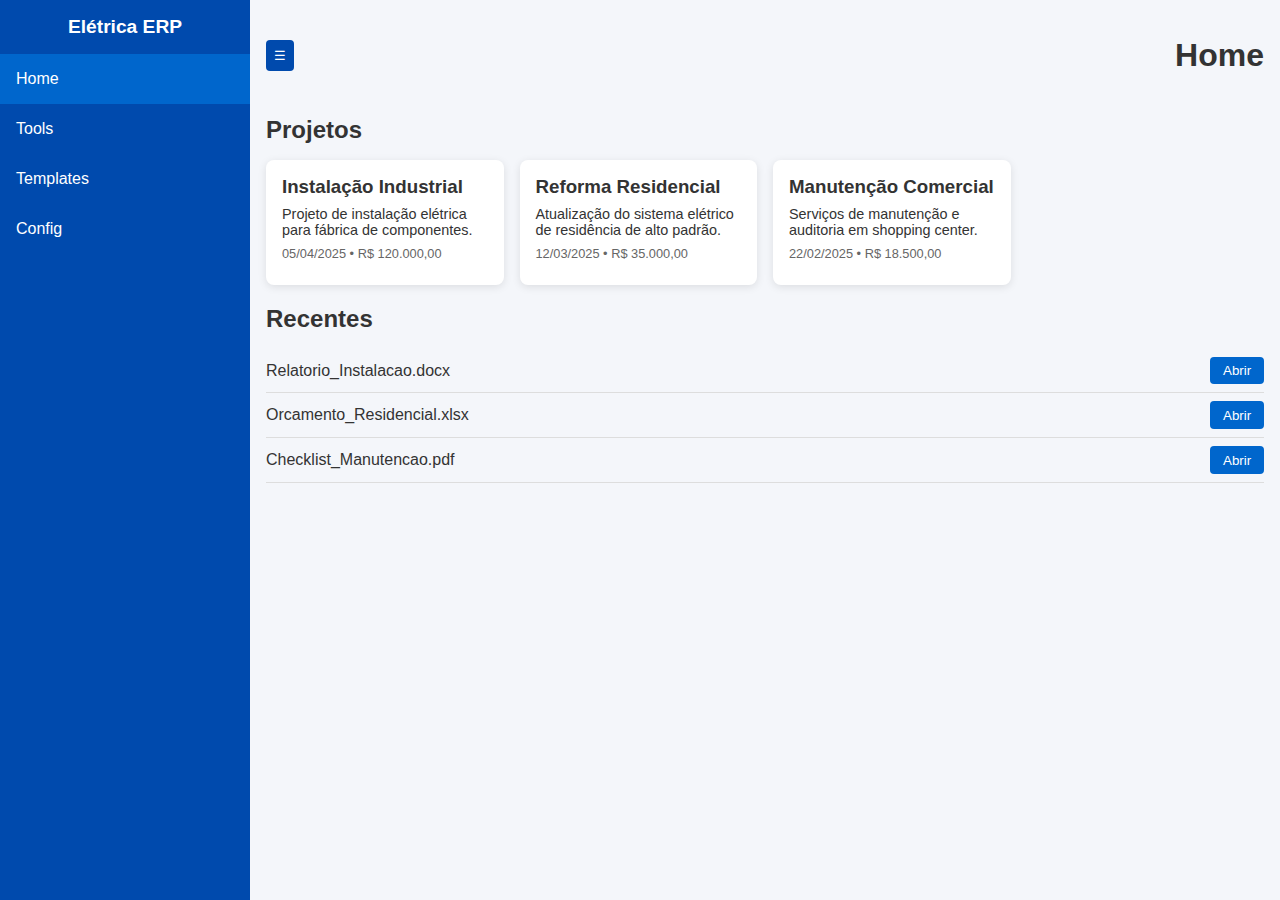
<file: index.html>
<!DOCTYPE html>
<html lang="pt-BR">
<head>
    <meta charset="UTF-8">
    <meta name="viewport" content="width=device-width, initial-scale=1.0">
    <title>Elétrica ERP</title>
    <link href="assets/styles.css" rel="stylesheet"/>
</head>
<body>
    <aside id="sidebar">
        <div class="logo">Elétrica ERP</div>
        <nav>
            <ul>
                <li class="active" data-section="home">Home</li>
                <li data-section="tools">Tools</li>
                <li data-section="templates">Templates</li>
                <li data-section="config">Config</li>
            </ul>
        </nav>
    </aside>
    <div id="main">
        <div class="header">
            <button class="toggle-btn" id="toggleSidebar">☰</button>
            <h1>Home</h1>
        </div>
        <div id="home" class="section">
            <h2>Projetos</h2>
            <div class="projects">
                <a class="card" href="project.html">
                    <h3>Instalação Industrial</h3>
                    <p>Projeto de instalação elétrica para fábrica de componentes.</p>
                    <p class="meta">05/04/2025 • R$ 120.000,00</p>
                </a>
                <a class="card" href="project.html">
                    <h3>Reforma Residencial</h3>
                    <p>Atualização do sistema elétrico de residência de alto padrão.</p>
                    <p class="meta">12/03/2025 • R$ 35.000,00</p>
                </a>
                <a class="card" href="project.html">
                    <h3>Manutenção Comercial</h3>
                    <p>Serviços de manutenção e auditoria em shopping center.</p>
                    <p class="meta">22/02/2025 • R$ 18.500,00</p>
                </a>
            </div>
            <h2>Recentes</h2>
            <ul class="list">
                <li><a href="#">Relatorio_Instalacao.docx</a><button>Abrir</button></li>
                <li><a href="#">Orcamento_Residencial.xlsx</a><button>Abrir</button></li>
                <li><a href="#">Checklist_Manutencao.pdf</a><button>Abrir</button></li>
            </ul>
        </div>
        <div id="tools" class="section" style="display:none">
            <h2>Ferramentas</h2>
            <ul class="list">
                <li><a href="#">Calculadora de Carga</a><button>Download</button></li>
                <li><a href="#">Simulador de Curto</a><button>Download</button></li>
                <li><a href="#">Conversor de Unidades</a><button>Download</button></li>
                <li><a href="#">Gerador de Laudos</a><button>Download</button></li>
            </ul>
        </div>
        <div id="templates" class="section" style="display:none">
            <div class="templates-header">
                <h2>Templates</h2>
                <button>Importar</button>
            </div>
            <ul class="list">
                <li><a href="#">Orcamento_Padrao.docx</a><button>Baixar</button></li>
                <li><a href="#">Relatorio_Nr10.docx</a><button>Baixar</button></li>
                <li><a href="#">Contrato_Servico.docx</a><button>Baixar</button></li>
            </ul>
        </div>
        <div id="config" class="section" style="display:none">
            <h2>Configurações</h2>
            <div class="settings">
                <div class="setting"><label><input type="checkbox">Notificações por E-mail</label></div>
                <div class="setting"><label><input type="checkbox">Backup Automático</label></div>
                <div class="setting"><label><input type="checkbox">Modo Escuro</label></div>
                <div class="setting"><label><input type="checkbox">Permissões de Usuários</label></div>
                <div class="setting"><label><input type="checkbox">Integração ERP Externo</label></div>
                <div class="setting"><label><input type="checkbox">Logs de Auditoria</label></div>
                <div class="setting"><label><input type="checkbox">Relatórios Agendados</label></div>
                <div class="setting"><label><input type="checkbox">Idioma do Sistema</label></div>
                <div class="setting"><label><input type="checkbox">Fuso Horário</label></div>
                <div class="setting"><label><input type="checkbox">Personalização de Tema</label></div>
                <div class="setting"><label><input type="checkbox">Configuração de Moeda</label></div>
                <div class="setting"><label><input type="checkbox">Gerenciamento de Licenças</label></div>
            </div>
        </div>
    </div>
    <script>
        const sidebar=document.getElementById('sidebar'),toggleBtn=document.getElementById('toggleSidebar'),navItems=document.querySelectorAll('aside nav li'),sections=document.querySelectorAll('.section');
        toggleBtn.addEventListener('click',()=>sidebar.classList.toggle('closed'));
        navItems.forEach(item=>item.addEventListener('click',()=>{
            navItems.forEach(i=>i.classList.remove('active'));
            item.classList.add('active');
            document.querySelector('#main h1').textContent=item.textContent;
            sections.forEach(s=>{s.id===item.dataset.section?s.style.display='block':s.style.display='none'});
        }));
    </script>
</body>
</html>
</file>
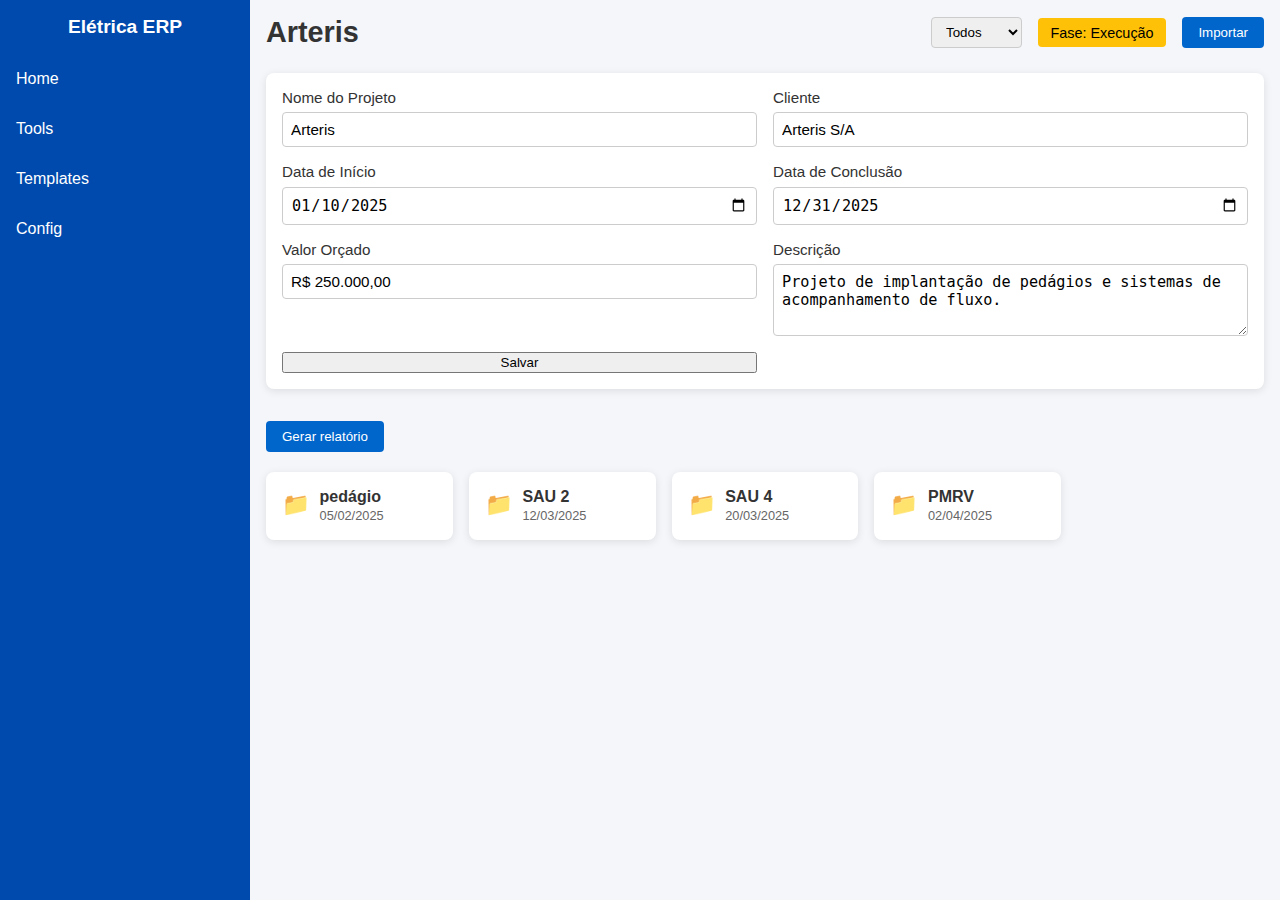
<file: project.html>
<!DOCTYPE html>
<html lang="pt-BR">
<head>
  <meta charset="UTF-8">
  <meta name="viewport" content="width=device-width, initial-scale=1.0">
  <title>Projeto Arteris</title>
  <style>
    :root{--primary:#004aad;--secondary:#0066cc;--bg:#f4f6fa;--text:#333;--card-bg:#fff;--card-shadow:0 2px 8px rgba(0,0,0,0.1);--badge-bg:#ffc107}
    body{display:flex;margin:0;font-family:'Segoe UI',sans-serif;color:var(--text);background:var(--bg)}
    aside{position:fixed;top:0;left:0;width:250px;height:100vh;background:var(--primary);color:#fff;display:flex;flex-direction:column}
    aside .logo{text-align:center;padding:1rem;font-size:1.2rem;font-weight:bold}
    nav ul{list-style:none;padding:0;margin:0}
    nav li{padding:1rem;cursor:pointer;transition:background .2s}
    nav li:hover,nav li.active{background:var(--secondary)}
    #main{margin-left:250px;flex:1;padding:1rem;overflow-y:auto;position:relative}
    .header{display:flex;justify-content:space-between;align-items:center;flex-wrap:wrap;margin-bottom:1.5rem}
    .header h1{margin:0;font-size:1.8rem}
    .controls{display:flex;align-items:center;gap:1rem}
    .controls select{padding:.4rem .6rem;border:1px solid #ccc;border-radius:4px}
    .badge{background:var(--badge-bg);padding:.4rem .8rem;border-radius:4px;font-size:.9rem;color:#000}
    .btn-import{background:var(--secondary);border:none;color:#fff;padding:.5rem 1rem;border-radius:4px;cursor:pointer;transition:background .2s}
    .btn-import:hover{background:var(--primary)}
    .project-form{background:var(--card-bg);padding:1rem;box-shadow:var(--card-shadow);border-radius:8px;margin-bottom:2rem;display:grid;grid-template-columns:1fr 1fr;gap:1rem}
    .project-form label{display:flex;flex-direction:column;font-size:.95rem}
    .project-form input,.project-form textarea{margin-top:.4rem;padding:.5rem;border:1px solid #ccc;border-radius:4px;font-size:.95rem}
    .project-form textarea{grid-column:1/-1;resize:vertical}
    .folders{display:grid;grid-template-columns:repeat(auto-fill,minmax(160px,1fr));gap:1rem}
    .folder-card{background:var(--card-bg);box-shadow:var(--card-shadow);padding:1rem;border-radius:8px;display:flex;align-items:start;gap:.6rem;cursor:pointer}
    .folder-card .icon{font-size:1.4rem;margin-top:.2rem;color:var(--secondary)}
    .folder-info h3{margin:0;font-size:1rem}
    .folder-info small{color:#666;font-size:.8rem}
    .back-btn{background:transparent;border:none;color:var(--primary);font-size:1rem;cursor:pointer}
    .camera-btn{display:none;position:fixed;bottom:20px;right:20px;background:var(--secondary);border:none;color:#fff;padding:12px;border-radius:50%;font-size:24px;cursor:pointer;}
    @media(max-width:768px){.camera-btn{display:block}}
  </style>
</head>
<body>
  <aside>
    <div class="logo">Elétrica ERP</div>
    <nav><ul>
      <li>Home</li><li>Tools</li><li>Templates</li><li>Config</li>
    </ul></nav>
  </aside>
  <div id="main">
    <div id="project-view">
      <div class="header">
        <h1>Arteris</h1>
        <div class="controls">
          <select><option>Todos</option><option>Pedágio</option><option>SAU 2</option><option>SAU 4</option><option>PMRV</option></select>
          <span class="badge">Fase: Execução</span>
          <button class="btn-import">Importar</button>
        </div>
      </div>
      <form class="project-form">
        <label>Nome do Projeto<input type="text" value="Arteris"></label>
        <label>Cliente<input type="text" value="Arteris S/A"></label>
        <label>Data de Início<input type="date" value="2025-01-10"></label>
        <label>Data de Conclusão<input type="date" value="2025-12-31"></label>
        <label>Valor Orçado<input type="text" value="R$ 250.000,00"></label>
        <label>Descrição<textarea rows="3">Projeto de implantação de pedágios e sistemas de acompanhamento de fluxo.</textarea></label>
        <button type="submit">Salvar</button>
      </form>
      <div style="margin-bottom: 20px;">
          <button class="btn-import">Gerar relatório</button>
      </div>
      <div class="folders">
        <div class="folder-card" data-folder="pedagio"><span class="icon">📁</span><div class="folder-info"><h3>pedágio</h3><small>05/02/2025</small></div></div>
        <div class="folder-card" data-folder="SAU2"><span class="icon">📁</span><div class="folder-info"><h3>SAU 2</h3><small>12/03/2025</small></div></div>
        <div class="folder-card" data-folder="SAU4"><span class="icon">📁</span><div class="folder-info"><h3>SAU 4</h3><small>20/03/2025</small></div></div>
        <div class="folder-card" data-folder="PMRV"><span class="icon">📁</span><div class="folder-info"><h3>PMRV</h3><small>02/04/2025</small></div></div>
      </div>
    </div>
    <div id="subfolder-view" style="display:none">
      <div class="header">
        <button class="back-btn" id="backBtn">← Voltar</button>
        <h1 id="subfolderTitle"></h1>
        <button class="btn-import">Importar</button>
      </div>
      <button class="btn-import">Gerar relatórios</button>

      <div class="folders" id="subfoldersList">
        <div class="folder-card"><span class="icon">📁</span><div class="folder-info"><h3>Fachada</h3><small>01/04/2025</small></div></div>
        <div class="folder-card"><span class="icon">📁</span><div class="folder-info"><h3>Painel 1</h3><small>03/04/2025</small></div></div>
        <div class="folder-card"><span class="icon">📁</span><div class="folder-info"><h3>QDG SAU</h3><small>05/04/2025</small></div></div>
        <div class="folder-card"><span class="icon">📁</span><div class="folder-info"><h3>Caixa da água</h3><small>07/04/2025</small></div></div>
      </div>
    </div>
    <button class="camera-btn">📷</button>
  </div>
  <script>
    const projectView=document.getElementById('project-view');
    const subfolderView=document.getElementById('subfolder-view');
    const subfolderTitle=document.getElementById('subfolderTitle');
    document.querySelectorAll('#project-view .folder-card').forEach(card=>card.addEventListener('click',()=>{
      subfolderTitle.textContent=card.querySelector('h3').textContent;
      projectView.style.display='none';
      subfolderView.style.display='block';
    }));
    document.getElementById('backBtn').addEventListener('click',()=>{
      subfolderView.style.display='none';
      projectView.style.display='block';
    });
  </script>
</body>
</html>
</file>
<file: assets/styles.css>
:root{
--primary:#004aad;
--secondary:#0066cc;
--bg:#f4f6fa;
--text:#333;
--card-bg:#fff;
--card-shadow:0 2px 8px rgba(0,0,0,0.1);
}
body{
display:flex;
margin:0;
font-family:'Segoe UI',sans-serif;
color:var(--text);
background:var(--bg);
}

#main {

    margin-left: 250px;

    overflow-y: auto;

}

aside{
width:250px;
background:var(--primary);
color:#fff;
display:flex;
flex-direction:column;
transition:transform .3s ease;
}

aside {

    position: fixed;

    top: 0;

    left: 0;

    width: 250px;

    height: 100vh;

}


aside.closed{
transform:translateX(-100%);
}
aside .logo{
text-align:center;
padding:1rem 0;
font-size:1.2rem;
font-weight:bold;
}
nav ul{
list-style:none;
padding:0;
margin:0;
}
nav li{
padding:1rem;
cursor:pointer;
transition:background .2s;
}
nav li:hover,nav li.active{
background:var(--secondary);
}
#main{
flex:1;
padding:1rem;
overflow-y:auto;
}
.header{
display:flex;
justify-content:space-between;
align-items:center;
margin-bottom:1rem;
}
.toggle-btn{
background:var(--primary);
border:none;
color:#fff;
padding:.5rem;
cursor:pointer;
border-radius:4px;
}
.section{
margin-bottom:2rem;
}
.section h2{
font-size:1.5rem;
margin-bottom:1rem;
}
.projects{
display:grid;
grid-template-columns:repeat(auto-fill,minmax(200px,1fr));
gap:1rem;
}

.card{
    background:var(--card-bg);
    box-shadow:var(--card-shadow);
    padding:1rem;
    border-radius:8px;
    cursor: pointer;
    display: block;
    color: var(--text);
    text-decoration: none;
}

.card h3{
margin:0 0 .5rem;
}
.card p{
margin:0 0 .5rem;
font-size:.9rem;
}
.card .meta{
font-size:.8rem;
color:#666;
}
.list{
list-style:none;
padding:0;
margin:0;
}
.list li{
display:flex;
justify-content:space-between;
align-items:center;
padding:.5rem 0;
border-bottom:1px solid #ddd;
}
.list a{
text-decoration:none;
color:var(--text);
flex:1;
}
.templates-header{
display:flex;
justify-content:space-between;
align-items:center;
margin-bottom:1rem;
}
.settings{
display:grid;
grid-template-columns:repeat(auto-fill,minmax(220px,1fr));
gap:1rem;
}
.setting{
background:var(--card-bg);
box-shadow:var(--card-shadow);
padding:1rem;
border-radius:8px;
}
.setting label{
display:flex;
align-items:center;
font-size:.95rem;
}
.setting input{
margin-right:.5rem;
}
button{
background:var(--secondary);
border:none;
color:#fff;
padding:.4rem .8rem;
cursor:pointer;
border-radius:4px;
transition:background .2s;
}
button:hover{
background:var(--primary);
}
</file>
